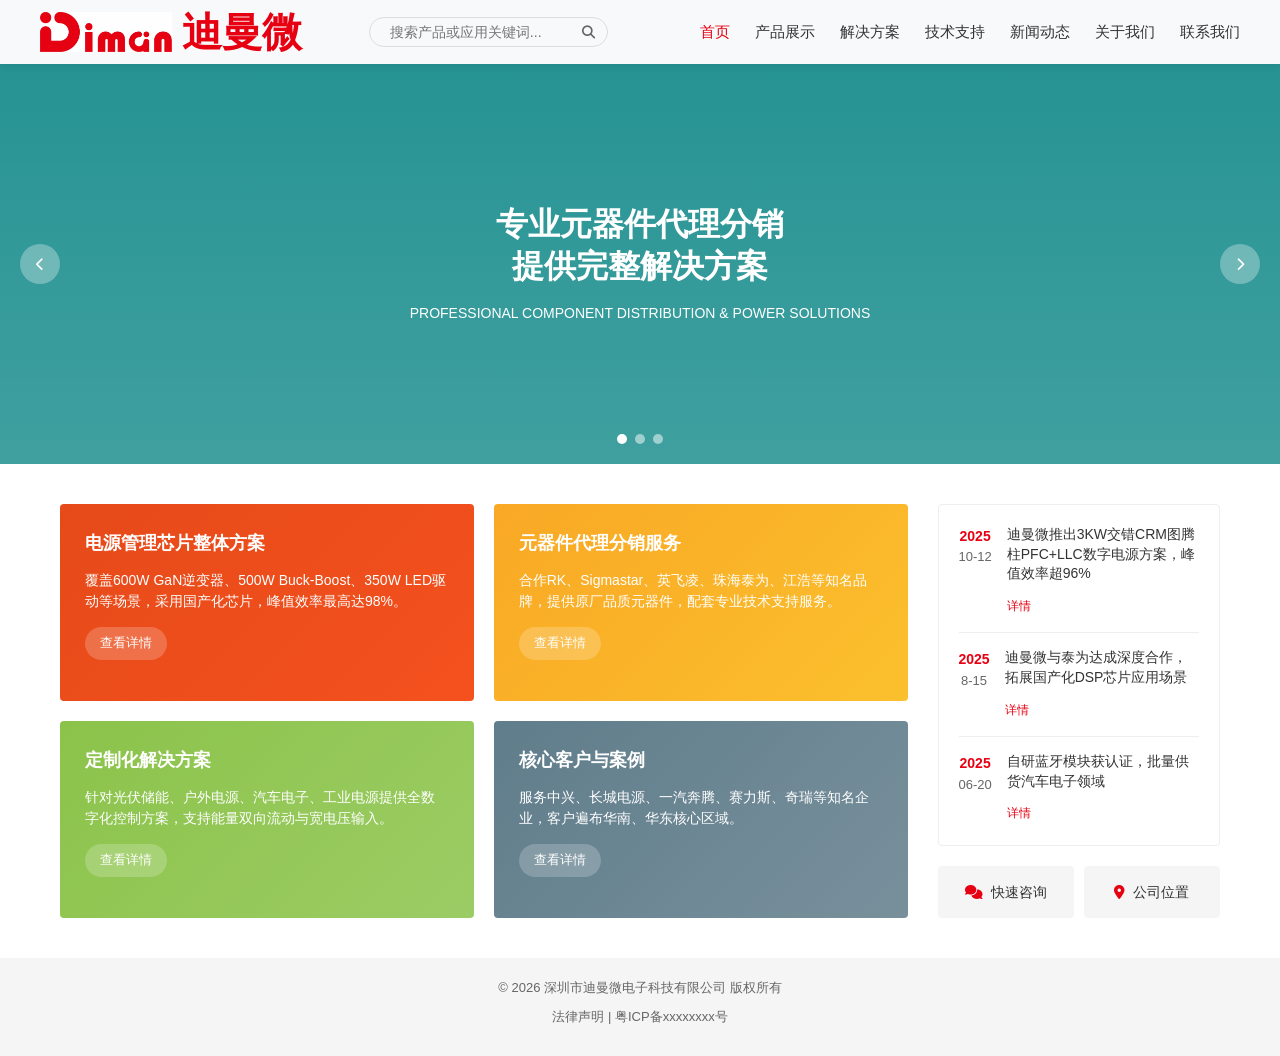
<file: index.html>
<!DOCTYPE html>
<html lang="zh-CN">
<head>
    <meta charset="UTF-8">
    <meta name="viewport" content="width=device-width, initial-scale=1.0">
    <meta name="msvalidate.01" content="5E08EC190133BB04FF6517B22F7D5AEC" />
    <title>深圳市迪曼微电子科技有限公司 - 电子元器件解决方案</title>
    <link rel="stylesheet" href="style.css">
    <link rel="stylesheet" href="https://cdnjs.cloudflare.com/ajax/libs/font-awesome/6.4.0/css/all.min.css">
    <link rel="icon" type="image/x-icon" href="DMW LOGO.png">
</head>
<body>
    <!-- 顶部导航 -->
    <header>
        <div class="container header-container">
            <div class="logo">
                <img src="DMW LOGO.png" alt="迪曼微 Logo" style="height: 40px;">
                <div class="logo-text">
                    <h1>迪曼微</h1>
                </div>
            </div>
            <div class="search-box">
                <input type="text" placeholder="搜索产品或应用关键词...">
                <button><i class="fas fa-search"></i></button>
            </div>
            <nav>
                <ul>
                    <li><a href="index.html" class="active">首页</a></li>
                    <li><a href="products.html">产品展示</a></li>
                    <li><a href="solutions.html">解决方案</a></li>
                    <li><a href="support.html">技术支持</a></li>
                    <li><a href="news.html">新闻动态</a></li>
                    <li><a href="about.html">关于我们</a></li>
                    <li><a href="contact.html">联系我们</a></li>
                </ul>
            </nav>
            <button class="mobile-menu-btn">
                <i class="fas fa-bars"></i>
            </button>
        </div>
    </header>

    <!-- 轮播 Banner + 动态背景 -->
    <section class="hero-slider">
        <canvas id="tech-bg" class="tech-canvas"></canvas>
        <div class="slider-container">
            <div class="slide active" style="background: linear-gradient(rgba(0, 128, 128, 0.85), rgba(0, 128, 128, 0.75)), url('https://images.unsplash.com/photo-1558494949-ef010cbdcc31?ixlib=rb-4.0.3&auto=format&fit=crop&w=1470&q=80') center/cover no-repeat;">
                <div class="slide-content">
                    <h2>专业元器件代理分销<br>提供完整解决方案</h2>
                    <p>PROFESSIONAL COMPONENT DISTRIBUTION & POWER SOLUTIONS</p>
                </div>
            </div>
            <div class="slide" style="background: linear-gradient(rgba(0, 102, 204, 0.85), rgba(0, 102, 204, 0.75)), url('https://images.unsplash.com/photo-1581291518633-83b4ebd1d83e?ixlib=rb-4.0.3&auto=format&fit=crop&w=1170&q=80') center/cover no-repeat;">
                <div class="slide-content">
                    <h2>国产化芯片方案<br>覆盖多领域高端电源应用</h2>
                    <p>DOMESTIC CHIP SOLUTIONS FOR HIGH-END POWER APPLICATIONS</p>
                </div>
            </div>
            <div class="slide" style="background: linear-gradient(rgba(153, 204, 0, 0.85), rgba(153, 204, 0, 0.75)), url('https://images.unsplash.com/photo-1620712943543-bcc4688e7485?ixlib=rb-4.0.3&auto=format&fit=crop&w=1170&q=80') center/cover no-repeat;">
                <div class="slide-content">
                    <h2>诚信·团队·专业·创新<br>服务知名企业客户</h2>
                    <p>INTEGRITY · TEAM · PROFESSIONALISM · INNOVATION</p>
                </div>
            </div>
        </div>
        <div class="slider-controls">
            <button class="slider-prev"><i class="fas fa-chevron-left"></i></button>
            <button class="slider-next"><i class="fas fa-chevron-right"></i></button>
        </div>
        <div class="slider-dots"></div>
    </section>

    <!-- 内容区块 -->
    <section class="content-grid">
        <div class="container">
            <div class="grid-left">
                <div class="card card-red">
                    <h3>电源管理芯片整体方案</h3>
                    <p>覆盖600W GaN逆变器、500W Buck-Boost、350W LED驱动等场景，采用国产化芯片，峰值效率最高达98%。</p>
                    <a href="products.html" class="card-btn">查看详情</a>
                </div>
                <div class="card card-orange">
                    <h3>元器件代理分销服务</h3>
                    <p>合作RK、Sigmastar、英飞凌、珠海泰为、江浩等知名品牌，提供原厂品质元器件，配套专业技术支持服务。</p>
                    <a href="products.html" class="card-btn">查看详情</a>
                </div>
                <div class="card card-green">
                    <h3>定制化解决方案</h3>
                    <p>针对光伏储能、户外电源、汽车电子、工业电源提供全数字化控制方案，支持能量双向流动与宽电压输入。</p>
                    <a href="solutions.html" class="card-btn">查看详情</a>
                </div>
                <div class="card card-blue">
                    <h3>核心客户与案例</h3>
                    <p>服务中兴、长城电源、一汽奔腾、赛力斯、奇瑞等知名企业，客户遍布华南、华东核心区域。</p>
                    <a href="about.html" class="card-btn">查看详情</a>
                </div>
            </div>
            <div class="grid-right">
                <div class="news-timeline">
                    <div class="news-item">
                        <div class="news-date"><span class="year">2025</span><span class="day">10-12</span></div>
                        <div class="news-content">
                            <p>迪曼微推出3KW交错CRM图腾柱PFC+LLC数字电源方案，峰值效率超96%</p>
                            <a href="#" class="news-detail">详情</a>
                        </div>
                    </div>
                    <div class="news-item">
                        <div class="news-date"><span class="year">2025</span><span class="day">8-15</span></div>
                        <div class="news-content">
                            <p>迪曼微与泰为达成深度合作，拓展国产化DSP芯片应用场景</p>
                            <a href="#" class="news-detail">详情</a>
                        </div>
                    </div>
                    <div class="news-item">
                        <div class="news-date"><span class="year">2025</span><span class="day">06-20</span></div>
                        <div class="news-content">
                            <p>自研蓝牙模块获认证，批量供货汽车电子领域</p>
                            <a href="#" class="news-detail">详情</a>
                        </div>
                    </div>
                </div>
                <div class="quick-links">
                    <a href="contact.html" class="quick-link"><i class="fas fa-comments"></i> 快速咨询</a>
                    <a href="contact.html" class="quick-link"><i class="fas fa-map-marker-alt"></i> 公司位置</a>
                </div>
            </div>
        </div>
    </section>

    <!-- 页脚 -->
    <footer>
        <div class="container">
            <p>© 2026 深圳市迪曼微电子科技有限公司 版权所有</p>
            <p>法律声明 | 粤ICP备xxxxxxxx号</p>
        </div>
    </footer>

    <script src="script.js"></script>
</body>
</html>
</file>
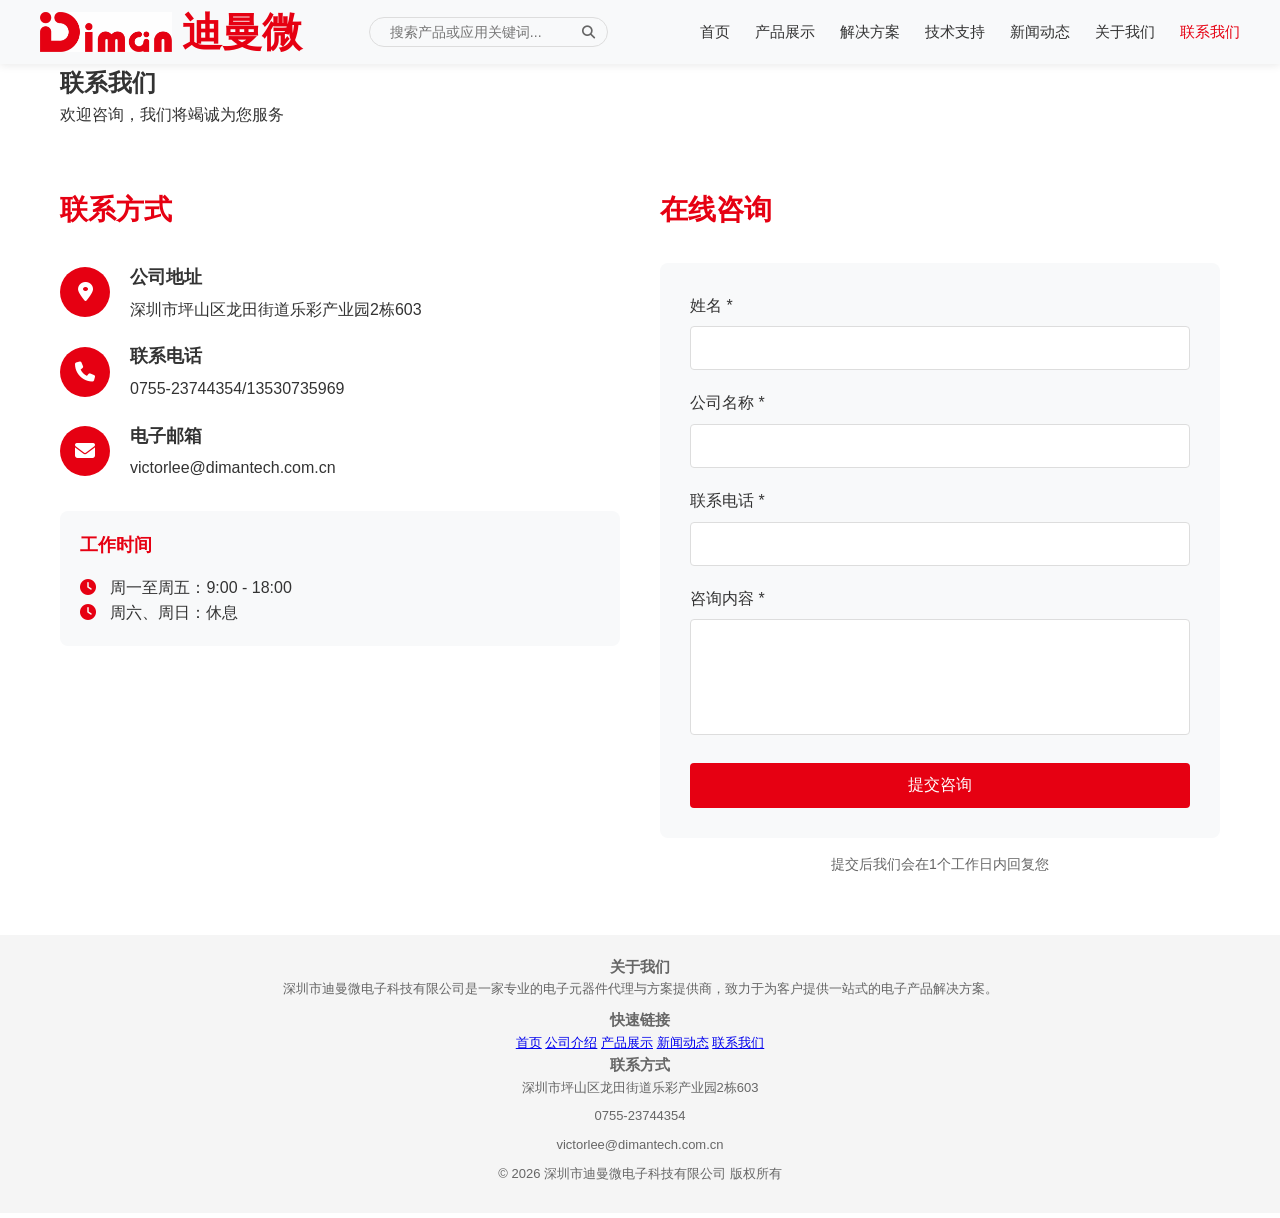
<file: contact.html>
<!DOCTYPE html>
<html lang="zh-CN">
<head>
    <meta charset="UTF-8">
    <meta name="viewport" content="width=device-width, initial-scale=1.0">
    <title>联系我们 - 深圳市迪曼微电子科技有限公司</title>
    <link rel="stylesheet" href="style.css">
    <link rel="stylesheet" href="https://cdnjs.cloudflare.com/ajax/libs/font-awesome/6.4.0/css/all.min.css">
    <link rel="icon" type="image/x-icon" href="DMW LOGO.png">
</head>
<body>
    <header>
        <div class="container header-container">
            <div class="logo">
                <img src="DMW LOGO.png" alt="迪曼微 Logo" style="height: 40px;">
                <div class="logo-text">
                    <h1>迪曼微</h1>
                </div>
            </div>
            <div class="search-box">
                <input type="text" placeholder="搜索产品或应用关键词...">
                <button><i class="fas fa-search"></i></button>
            </div>
            <nav>
                <ul>
                    <li><a href="index.html">首页</a></li>
                    <li><a href="products.html">产品展示</a></li>
                    <li><a href="solutions.html">解决方案</a></li>
                    <li><a href="support.html">技术支持</a></li>
                    <li><a href="news.html">新闻动态</a></li>
                    <li><a href="about.html">关于我们</a></li>
                    <li><a href="contact.html" class="active">联系我们</a></li>
                </ul>
            </nav>
            <button class="mobile-menu-btn">
                <i class="fas fa-bars"></i>
            </button>
        </div>
    </header>

    <section class="page-header">
        <div class="container">
            <h1>联系我们</h1>
            <p>欢迎咨询，我们将竭诚为您服务</p>
        </div>
    </section>

    <section style="padding: 60px 0;">
        <div class="container">
            <div style="display: grid; grid-template-columns: 1fr 1fr; gap: 40px;">
                <div>
                    <h2 style="font-size: 28px; color: #E60012; margin-bottom: 30px;">联系方式</h2>
                    <div style="margin-bottom: 30px;">
                        <div style="display: flex; align-items: center; margin-bottom: 20px;">
                            <div style="width: 50px; height: 50px; background-color: #E60012; border-radius: 50%; display: flex; align-items: center; justify-content: center; flex-shrink: 0;">
                                <i class="fas fa-map-marker-alt" style="color: white; font-size: 20px;"></i>
                            </div>
                            <div style="margin-left: 20px;">
                                <h3 style="font-size: 18px; margin-bottom: 5px;">公司地址</h3>
                                <p>深圳市坪山区龙田街道乐彩产业园2栋603</p>
                            </div>
                        </div>
                        <div style="display: flex; align-items: center; margin-bottom: 20px;">
                            <div style="width: 50px; height: 50px; background-color: #E60012; border-radius: 50%; display: flex; align-items: center; justify-content: center; flex-shrink: 0;">
                                <i class="fas fa-phone" style="color: white; font-size: 20px;"></i>
                            </div>
                            <div style="margin-left: 20px;">
                                <h3 style="font-size: 18px; margin-bottom: 5px;">联系电话</h3>
                                <p>0755-23744354/13530735969</p>
                            </div>
                        </div>
                        <div style="display: flex; align-items: center;">
                            <div style="width: 50px; height: 50px; background-color: #E60012; border-radius: 50%; display: flex; align-items: center; justify-content: center; flex-shrink: 0;">
                                <i class="fas fa-envelope" style="color: white; font-size: 20px;"></i>
                            </div>
                            <div style="margin-left: 20px;">
                                <h3 style="font-size: 18px; margin-bottom: 5px;">电子邮箱</h3>
                                <p>victorlee@dimantech.com.cn</p>
                            </div>
                        </div>
                    </div>
                    <div style="background-color: #f8f9fa; padding: 20px; border-radius: 8px;">
                        <h3 style="font-size: 18px; margin-bottom: 15px; color: #E60012;">工作时间</h3>
                        <p><i class="fas fa-clock" style="margin-right: 10px; color: #E60012;"></i> 周一至周五：9:00 - 18:00</p>
                        <p><i class="fas fa-clock" style="margin-right: 10px; color: #E60012;"></i> 周六、周日：休息</p>
                    </div>
                </div>
                <div>
                    <h2 style="font-size: 28px; color: #E60012; margin-bottom: 30px;">在线咨询</h2>
                    <form action="https://formspree.io/f/xpznlqgy" method="POST" style="background-color: #f8f9fa; padding: 30px; border-radius: 8px;">
                        <input type="hidden" name="_to" value="victorlee@dimantech.com.cn">
                        <input type="hidden" name="_subject" value="【迪曼微电子】官网在线咨询">
                        <input type="text" name="_gotcha" style="display:none;">

                        <div class="form-group" style="margin-bottom: 20px;">
                            <label style="display: block; margin-bottom: 8px; font-weight: 500;">姓名 *</label>
                            <input type="text" name="name" required style="width: 100%; padding: 12px; border: 1px solid #ddd; border-radius: 4px; font-size: 16px;">
                        </div>
                        <div class="form-group" style="margin-bottom: 20px;">
                            <label style="display: block; margin-bottom: 8px; font-weight: 500;">公司名称 *</label>
                            <input type="text" name="company" required style="width: 100%; padding: 12px; border: 1px solid #ddd; border-radius: 4px; font-size: 16px;">
                        </div>
                        <div class="form-group" style="margin-bottom: 20px;">
                            <label style="display: block; margin-bottom: 8px; font-weight: 500;">联系电话 *</label>
                            <input type="tel" name="phone" required style="width: 100%; padding: 12px; border: 1px solid #ddd; border-radius: 4px; font-size: 16px;">
                        </div>
                        <div class="form-group" style="margin-bottom: 20px;">
                            <label style="display: block; margin-bottom: 8px; font-weight: 500;">咨询内容 *</label>
                            <textarea name="message" rows="5" required style="width: 100%; padding: 12px; border: 1px solid #ddd; border-radius: 4px; font-size: 16px; resize: none;"></textarea>
                        </div>
                        <button type="submit" style="width: 100%; padding: 12px; background-color: #E60012; color: #fff; border: none; border-radius: 4px; font-size: 16px; cursor: pointer;">提交咨询</button>
                    </form>
                    <p style="margin-top: 15px; font-size: 14px; color: #666; text-align: center;">提交后我们会在1个工作日内回复您</p>
                </div>
            </div>
        </div>
    </section>

    <footer>
        <div class="container">
            <div class="footer-content">
                <div class="footer-section">
                    <h3>关于我们</h3>
                    <p>深圳市迪曼微电子科技有限公司是一家专业的电子元器件代理与方案提供商，致力于为客户提供一站式的电子产品解决方案。</p>
                </div>
                <div class="footer-section">
                    <h3>快速链接</h3>
                    <a href="index.html">首页</a>
                    <a href="about.html">公司介绍</a>
                    <a href="products.html">产品展示</a>
                    <a href="news.html">新闻动态</a>
                    <a href="contact.html">联系我们</a>
                </div>
                <div class="footer-section">
                    <h3>联系方式</h3>
                    <p>深圳市坪山区龙田街道乐彩产业园2栋603</p>
                    <p>0755-23744354</p>
                    <p>victorlee@dimantech.com.cn</p>
                </div>
            </div>
            <div class="copyright">
                <p>© 2026 深圳市迪曼微电子科技有限公司 版权所有</p>
            </div>
        </div>
    </footer>
    <script src="script.js"></script>
</body>
</html>
</file>
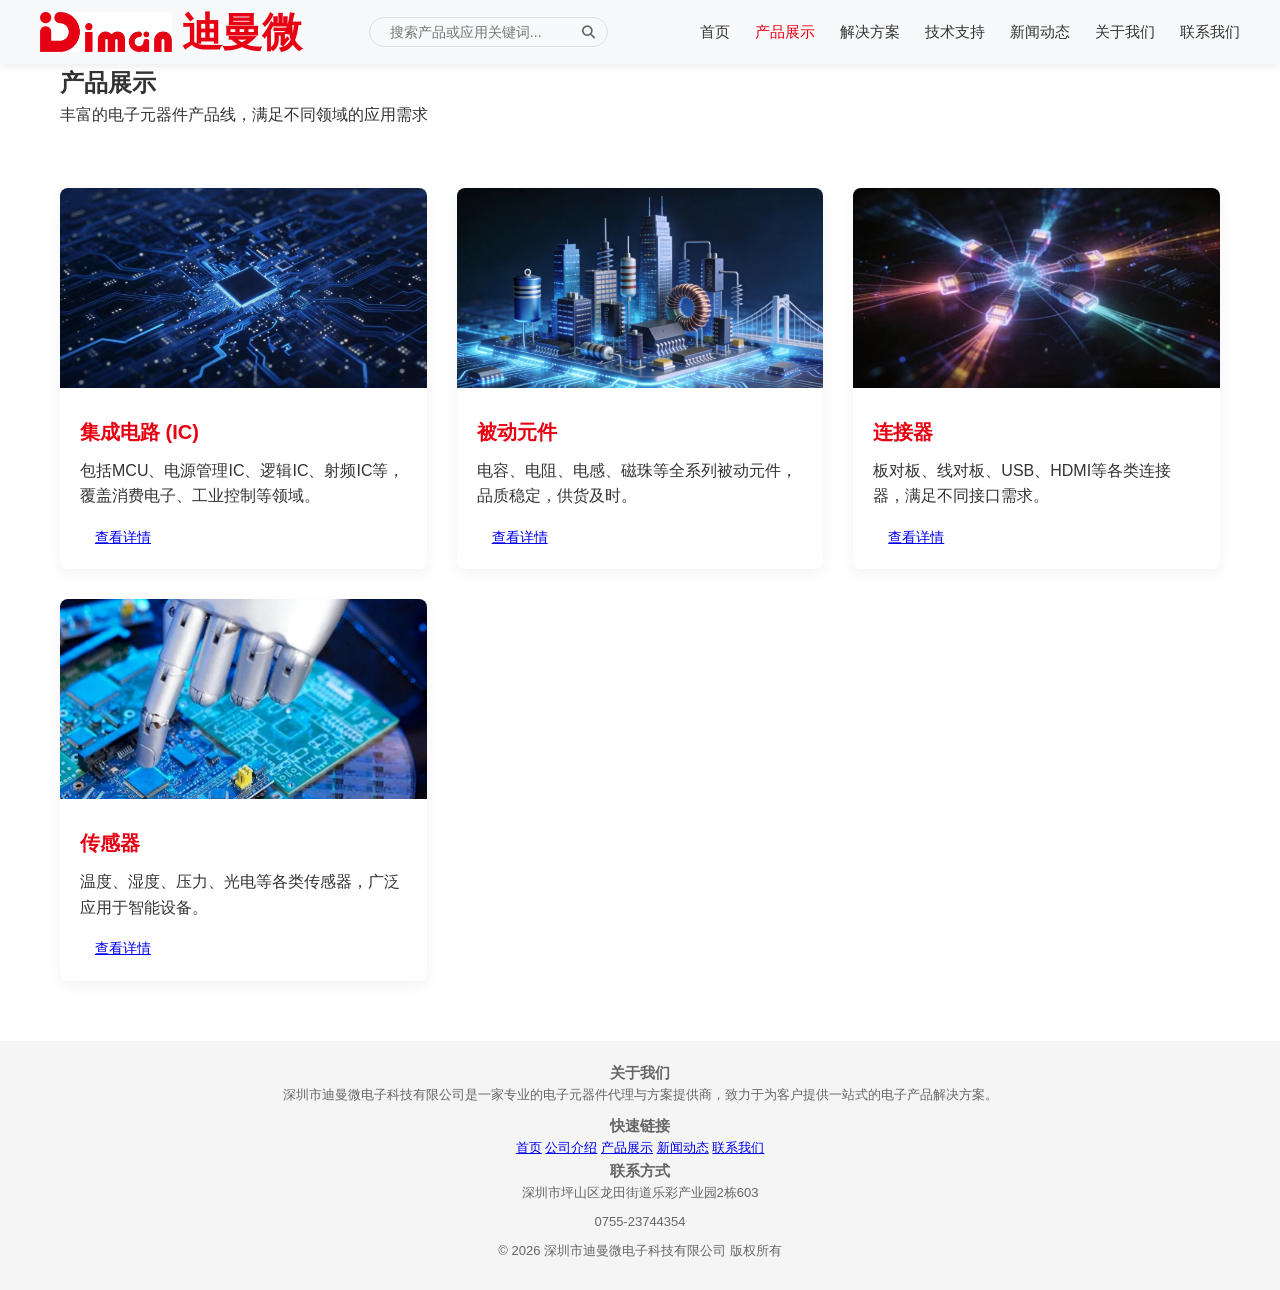
<file: products.html>
<!DOCTYPE html>
<html lang="zh-CN">
<head>
    <meta charset="UTF-8">
    <meta name="viewport" content="width=device-width, initial-scale=1.0">
    <title>产品展示 - 深圳市迪曼微电子科技有限公司</title>
    <link rel="stylesheet" href="style.css">
    <link rel="stylesheet" href="https://cdnjs.cloudflare.com/ajax/libs/font-awesome/6.4.0/css/all.min.css">
    <link rel="icon" type="image/x-icon" href="DMW LOGO.png">
</head>
<body>
    <header>
        <div class="container header-container">
            <div class="logo">
                <img src="DMW LOGO.png" alt="迪曼微 Logo" style="height: 40px;">
                <div class="logo-text">
                    <h1>迪曼微</h1>
                </div>
            </div>
            <div class="search-box">
                <input type="text" placeholder="搜索产品或应用关键词...">
                <button><i class="fas fa-search"></i></button>
            </div>
            <nav>
                <ul>
                    <li><a href="index.html">首页</a></li>
                    <li><a href="products.html" class="active">产品展示</a></li>
                    <li><a href="solutions.html">解决方案</a></li>
                    <li><a href="support.html">技术支持</a></li>
                    <li><a href="news.html">新闻动态</a></li>
                    <li><a href="about.html">关于我们</a></li>
                    <li><a href="contact.html">联系我们</a></li>
                </ul>
            </nav>
            <button class="mobile-menu-btn">
                <i class="fas fa-bars"></i>
            </button>
        </div>
    </header>
    <section class="page-header">
        <div class="container">
            <h1>产品展示</h1>
            <p>丰富的电子元器件产品线，满足不同领域的应用需求</p>
        </div>
    </section>

    <section style="padding: 60px 0;">
        <div class="container">
            <div style="display: grid; grid-template-columns: repeat(auto-fit, minmax(300px, 1fr)); gap: 30px;">
                <div style="border-radius: 8px; overflow: hidden; box-shadow: 0 5px 15px rgba(0,0,0,0.05); transition: transform 0.3s;">
                    <img src="product-01.jpg" alt="集成电路" style="width: 100%; height: 200px; object-fit: cover;">
                    <div style="padding: 20px;">
                        <h3 style="font-size: 20px; color: #E60012; margin-bottom: 10px;">集成电路 (IC)</h3>
                        <p style="margin-bottom: 15px;">包括MCU、电源管理IC、逻辑IC、射频IC等，覆盖消费电子、工业控制等领域。</p>
                        <a href="#" class="btn" style="padding: 8px 15px; font-size: 14px;">查看详情</a>
                    </div>
                </div>
                <div style="border-radius: 8px; overflow: hidden; box-shadow: 0 5px 15px rgba(0,0,0,0.05); transition: transform 0.3s;">
                    <img src="product-02.png" alt="被动元件" style="width: 100%; height: 200px; object-fit: cover;">
                    <div style="padding: 20px;">
                        <h3 style="font-size: 20px; color: #E60012; margin-bottom: 10px;">被动元件</h3>
                        <p style="margin-bottom: 15px;">电容、电阻、电感、磁珠等全系列被动元件，品质稳定，供货及时。</p>
                        <a href="#" class="btn" style="padding: 8px 15px; font-size: 14px;">查看详情</a>
                    </div>
                </div>
                <div style="border-radius: 8px; overflow: hidden; box-shadow: 0 5px 15px rgba(0,0,0,0.05); transition: transform 0.3s;">
                    <img src="product-03.jpg" alt="连接器" style="width: 100%; height: 200px; object-fit: cover;">
                    <div style="padding: 20px;">
                        <h3 style="font-size: 20px; color: #E60012; margin-bottom: 10px;">连接器</h3>
                        <p style="margin-bottom: 15px;">板对板、线对板、USB、HDMI等各类连接器，满足不同接口需求。</p>
                        <a href="#" class="btn" style="padding: 8px 15px; font-size: 14px;">查看详情</a>
                    </div>
                </div>
                <div style="border-radius: 8px; overflow: hidden; box-shadow: 0 5px 15px rgba(0,0,0,0.05); transition: transform 0.3s;">
                    <img src="product-04.jpg" alt="传感器" style="width: 100%; height: 200px; object-fit: cover;">
                    <div style="padding: 20px;">
                        <h3 style="font-size: 20px; color: #E60012; margin-bottom: 10px;">传感器</h3>
                        <p style="margin-bottom: 15px;">温度、湿度、压力、光电等各类传感器，广泛应用于智能设备。</p>
                        <a href="#" class="btn" style="padding: 8px 15px; font-size: 14px;">查看详情</a>
                    </div>
                </div>
            </div>
        </div>
    </section>

    <footer>
        <div class="container">
            <div class="footer-content">
                <div class="footer-section">
                    <h3>关于我们</h3>
                    <p>深圳市迪曼微电子科技有限公司是一家专业的电子元器件代理与方案提供商，致力于为客户提供一站式的电子产品解决方案。</p>
                </div>
                <div class="footer-section">
                    <h3>快速链接</h3>
                    <a href="index.html">首页</a>
                    <a href="about.html">公司介绍</a>
                    <a href="products.html">产品展示</a>
                    <a href="news.html">新闻动态</a>
                    <a href="contact.html">联系我们</a>
                </div>
                <div class="footer-section">
                    <h3>联系方式</h3>
                    <p>深圳市坪山区龙田街道乐彩产业园2栋603</p>
                    <p>0755-23744354</p>
                </div>
            </div>
            <div class="copyright">
                <p>© 2026 深圳市迪曼微电子科技有限公司 版权所有</p>
            </div>
        </div>
    </footer>
    <script src="script.js"></script>
</body>
</html>
</file>
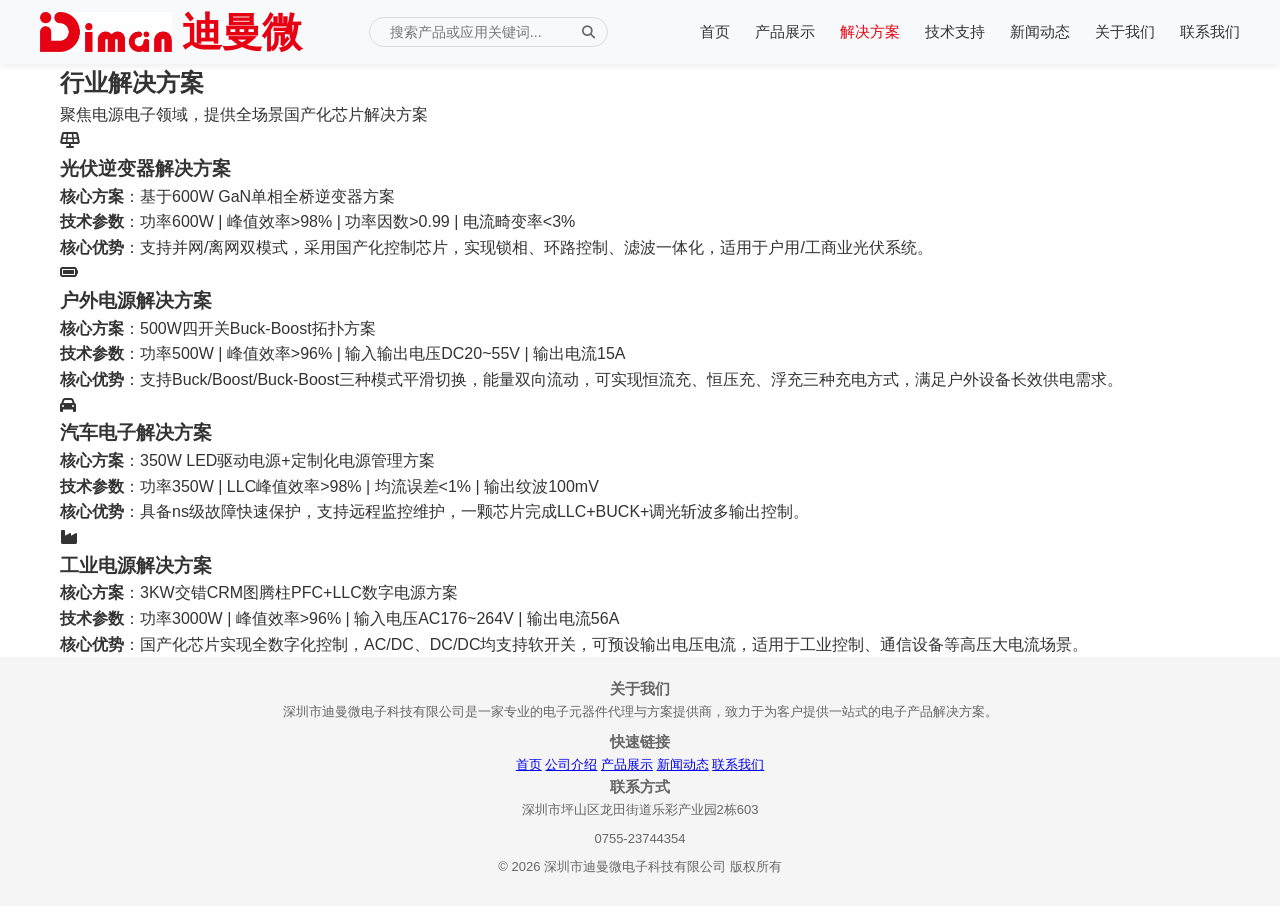
<file: solutions.html>
<!DOCTYPE html>
<html lang="zh-CN">
<head>
    <meta charset="UTF-8">
    <meta name="viewport" content="width=device-width, initial-scale=1.0">
    <title>解决方案 - 深圳市迪曼微电子科技有限公司</title>
    <link rel="stylesheet" href="style.css">
    <link rel="stylesheet" href="https://cdnjs.cloudflare.com/ajax/libs/font-awesome/6.4.0/css/all.min.css">
    <link rel="icon" type="image/x-icon" href="DMW LOGO.png">
</head>
<body>
    <!-- 顶部导航（和首页一致） -->
    <header>
        <div class="container header-container">
            <div class="logo">
                <img src="DMW LOGO.png" alt="迪曼微 Logo" style="height: 40px;">
                <div class="logo-text">
                    <h1>迪曼微</h1>
                </div>
            </div>
            <div class="search-box">
                <input type="text" placeholder="搜索产品或应用关键词...">
                <button><i class="fas fa-search"></i></button>
            </div>
            <nav>
                <ul>
                    <li><a href="index.html">首页</a></li>
                    <li><a href="products.html">产品展示</a></li>
                    <li><a href="solutions.html" class="active">解决方案</a></li>
                    <li><a href="support.html">技术支持</a></li>
                    <li><a href="news.html">新闻动态</a></li>
                    <li><a href="about.html">关于我们</a></li>
                    <li><a href="contact.html">联系我们</a></li>
                </ul>
            </nav>
            <button class="mobile-menu-btn">
                <i class="fas fa-bars"></i>
            </button>
        </div>
    </header>
    <!-- 解决方案页内容 -->
    <section class="solutions-banner">
        <div class="container">
            <h2>行业解决方案</h2>
            <p>聚焦电源电子领域，提供全场景国产化芯片解决方案</p>
        </div>
    </section>

    <section class="solutions-content">
        <div class="container">
            <div class="solution-item">
                <div class="solution-header">
                    <i class="fas fa-solar-panel"></i>
                    <h3>光伏逆变器解决方案</h3>
                </div>
                <div class="solution-detail">
                    <p><strong>核心方案</strong>：基于600W GaN单相全桥逆变器方案</p>
                    <p><strong>技术参数</strong>：功率600W | 峰值效率>98% | 功率因数>0.99 | 电流畸变率<3%</p>
                    <p><strong>核心优势</strong>：支持并网/离网双模式，采用国产化控制芯片，实现锁相、环路控制、滤波一体化，适用于户用/工商业光伏系统。</p>
                </div>
            </div>

            <div class="solution-item">
                <div class="solution-header">
                    <i class="fas fa-battery-full"></i>
                    <h3>户外电源解决方案</h3>
                </div>
                <div class="solution-detail">
                    <p><strong>核心方案</strong>：500W四开关Buck-Boost拓扑方案</p>
                    <p><strong>技术参数</strong>：功率500W | 峰值效率>96% | 输入输出电压DC20~55V | 输出电流15A</p>
                    <p><strong>核心优势</strong>：支持Buck/Boost/Buck-Boost三种模式平滑切换，能量双向流动，可实现恒流充、恒压充、浮充三种充电方式，满足户外设备长效供电需求。</p>
                </div>
            </div>

            <div class="solution-item">
                <div class="solution-header">
                    <i class="fas fa-car"></i>
                    <h3>汽车电子解决方案</h3>
                </div>
                <div class="solution-detail">
                    <p><strong>核心方案</strong>：350W LED驱动电源+定制化电源管理方案</p>
                    <p><strong>技术参数</strong>：功率350W | LLC峰值效率>98% | 均流误差<1% | 输出纹波100mV</p>
                    <p><strong>核心优势</strong>：具备ns级故障快速保护，支持远程监控维护，一颗芯片完成LLC+BUCK+调光斩波多输出控制。</p>
                </div>
            </div>

            <div class="solution-item">
                <div class="solution-header">
                    <i class="fas fa-industry"></i>
                    <h3>工业电源解决方案</h3>
                </div>
                <div class="solution-detail">
                    <p><strong>核心方案</strong>：3KW交错CRM图腾柱PFC+LLC数字电源方案</p>
                    <p><strong>技术参数</strong>：功率3000W | 峰值效率>96% | 输入电压AC176~264V | 输出电流56A</p>
                    <p><strong>核心优势</strong>：国产化芯片实现全数字化控制，AC/DC、DC/DC均支持软开关，可预设输出电压电流，适用于工业控制、通信设备等高压大电流场景。</p>
                </div>
            </div>
        </div>
    </section>

     <footer>
        <div class="container">
            <div class="footer-content">
                <div class="footer-section">
                    <h3>关于我们</h3>
                    <p>深圳市迪曼微电子科技有限公司是一家专业的电子元器件代理与方案提供商，致力于为客户提供一站式的电子产品解决方案。</p>
                </div>
                <div class="footer-section">
                    <h3>快速链接</h3>
                    <a href="index.html">首页</a>
                    <a href="about.html">公司介绍</a>
                    <a href="products.html">产品展示</a>
                    <a href="news.html">新闻动态</a>
                    <a href="contact.html">联系我们</a>
                </div>
                <div class="footer-section">
                    <h3>联系方式</h3>
                    <p>深圳市坪山区龙田街道乐彩产业园2栋603</p>
                    <p>0755-23744354</p>
                </div>
            </div>
            <div class="copyright">
                <p>© 2026 深圳市迪曼微电子科技有限公司 版权所有</p>
            </div>
        </div>
    </footer>
    <script src="script.js"></script>
</body>
</html>
</file>
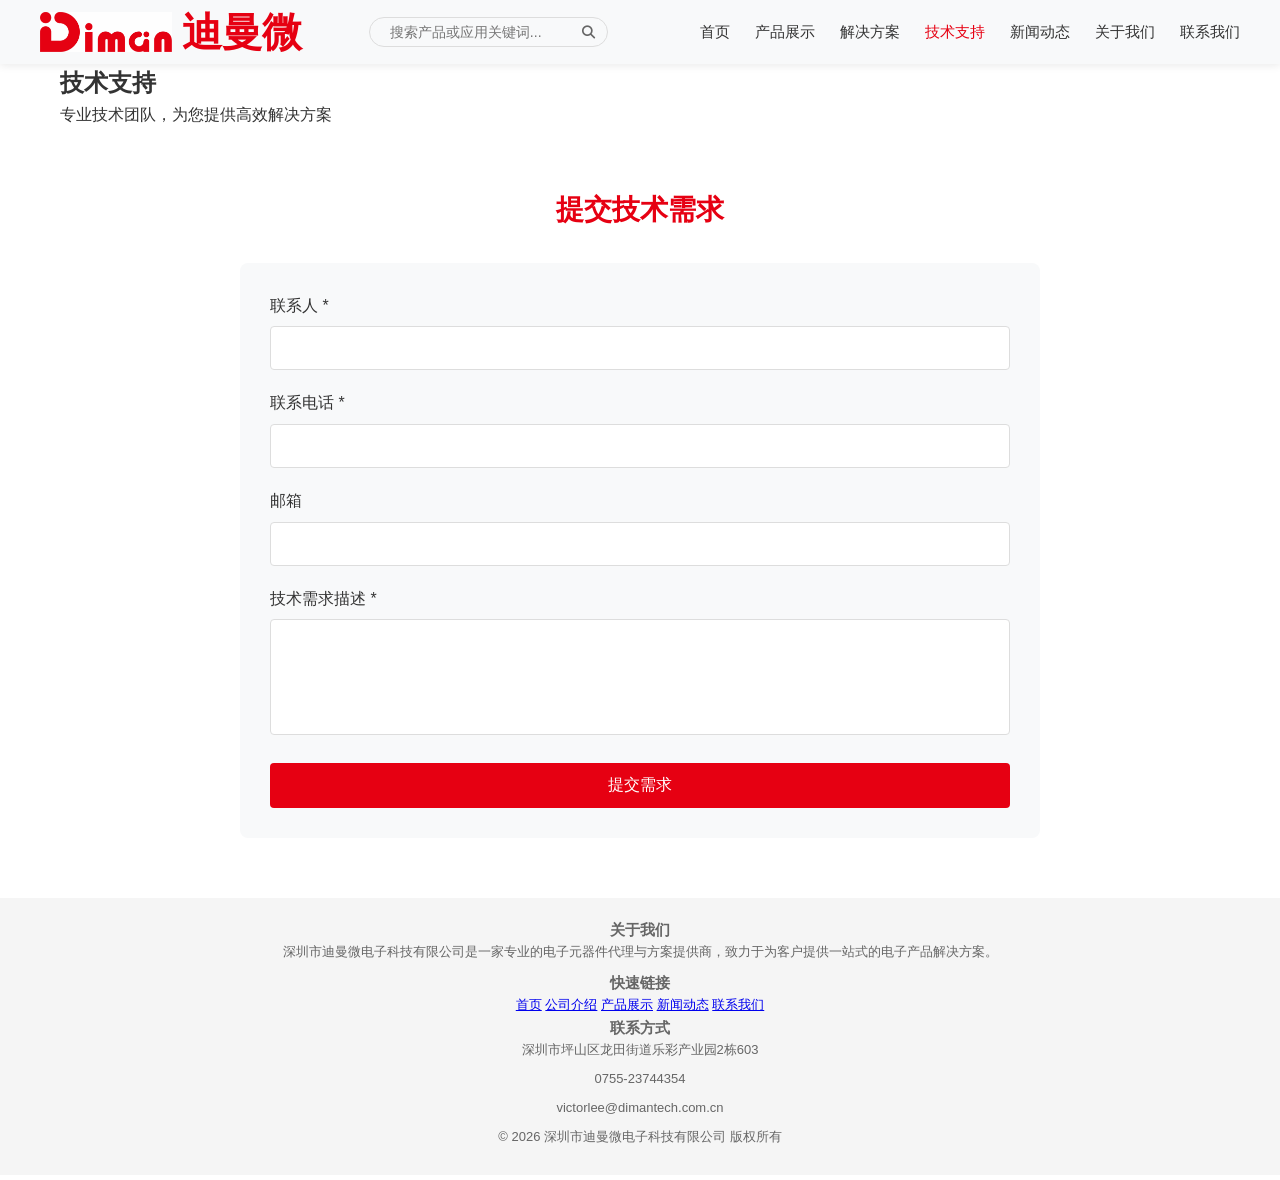
<file: support.html>
<!DOCTYPE html>
<html lang="zh-CN">
<head>
    <meta charset="UTF-8">
    <meta name="viewport" content="width=device-width, initial-scale=1.0">
    <title>技术支持 - 深圳市迪曼微电子科技有限公司</title>
    <link rel="stylesheet" href="style.css">
    <link rel="stylesheet" href="https://cdnjs.cloudflare.com/ajax/libs/font-awesome/6.4.0/css/all.min.css">
    <link rel="icon" type="image/x-icon" href="DMW LOGO.png">
</head>
<body>
    <header>
        <div class="container header-container">
            <div class="logo">
                <img src="DMW LOGO.png" alt="迪曼微 Logo" style="height: 40px;">
                <div class="logo-text">
                    <h1>迪曼微</h1>
                </div>
            </div>
            <div class="search-box">
                <input type="text" placeholder="搜索产品或应用关键词...">
                <button><i class="fas fa-search"></i></button>
            </div>
            <nav>
                <ul>
                    <li><a href="index.html">首页</a></li>
                    <li><a href="products.html">产品展示</a></li>
                    <li><a href="solutions.html">解决方案</a></li>
                    <li><a href="support.html" class="active">技术支持</a></li>
                    <li><a href="news.html">新闻动态</a></li>
                    <li><a href="about.html">关于我们</a></li>
                    <li><a href="contact.html">联系我们</a></li>
                </ul>
            </nav>
            <button class="mobile-menu-btn">
                <i class="fas fa-bars"></i>
            </button>
        </div>
    </header>

    <section class="page-header">
        <div class="container">
            <h1>技术支持</h1>
            <p>专业技术团队，为您提供高效解决方案</p>
        </div>
    </section>

    <section style="padding: 60px 0;">
        <div class="container">
            <div style="max-width: 800px; margin: 0 auto;">
                <h2 style="font-size: 28px; color: #E60012; margin-bottom: 30px; text-align: center;">提交技术需求</h2>
                <form action="https://formspree.io/f/xpznlqgy" method="POST" style="background-color: #f8f9fa; padding: 30px; border-radius: 8px;">
                    <input type="hidden" name="_to" value="victorlee@dimantech.com.cn">
                    <input type="hidden" name="_subject" value="【迪曼微电子】技术支持需求">
                    <input type="text" name="_gotcha" style="display:none;">

                    <div class="form-group" style="margin-bottom: 20px;">
                        <label style="display: block; margin-bottom: 8px; font-weight: 500;">联系人 *</label>
                        <input type="text" name="name" required style="width: 100%; padding: 12px; border: 1px solid #ddd; border-radius: 4px; font-size: 16px;">
                    </div>
                    <div class="form-group" style="margin-bottom: 20px;">
                        <label style="display: block; margin-bottom: 8px; font-weight: 500;">联系电话 *</label>
                        <input type="tel" name="phone" required style="width: 100%; padding: 12px; border: 1px solid #ddd; border-radius: 4px; font-size: 16px;">
                    </div>
                    <div class="form-group" style="margin-bottom: 20px;">
                        <label style="display: block; margin-bottom: 8px; font-weight: 500;">邮箱</label>
                        <input type="email" name="email" style="width: 100%; padding: 12px; border: 1px solid #ddd; border-radius: 4px; font-size: 16px;">
                    </div>
                    <div class="form-group" style="margin-bottom: 20px;">
                        <label style="display: block; margin-bottom: 8px; font-weight: 500;">技术需求描述 *</label>
                        <textarea name="demand" rows="5" required style="width: 100%; padding: 12px; border: 1px solid #ddd; border-radius: 4px; font-size: 16px; resize: none;"></textarea>
                    </div>
                    <button type="submit" style="width: 100%; padding: 12px; background-color: #E60012; color: #fff; border: none; border-radius: 4px; font-size: 16px; cursor: pointer;">提交需求</button>
                </form>
            </div>
        </div>
    </section>

    <footer>
        <div class="container">
            <div class="footer-content">
                <div class="footer-section">
                    <h3>关于我们</h3>
                    <p>深圳市迪曼微电子科技有限公司是一家专业的电子元器件代理与方案提供商，致力于为客户提供一站式的电子产品解决方案。</p>
                </div>
                <div class="footer-section">
                    <h3>快速链接</h3>
                    <a href="index.html">首页</a>
                    <a href="about.html">公司介绍</a>
                    <a href="products.html">产品展示</a>
                    <a href="news.html">新闻动态</a>
                    <a href="contact.html">联系我们</a>
                </div>
                <div class="footer-section">
                    <h3>联系方式</h3>
                    <p>深圳市坪山区龙田街道乐彩产业园2栋603</p>
                    <p>0755-23744354</p>
                    <p>victorlee@dimantech.com.cn</p>
                </div>
            </div>
            <div class="copyright">
                <p>© 2026 深圳市迪曼微电子科技有限公司 版权所有</p>
            </div>
        </div>
    </footer>
    <script src="script.js"></script>
</body>
</html>
</file>
<file: style.css>
* {
    margin: 0;
    padding: 0;
    box-sizing: border-box;
}

body {
    font-family: 'Segoe UI', 'Microsoft YaHei', sans-serif;
    line-height: 1.6;
    color: #333;
    background-color: #fff;
}

.container {
    width: 100%;
    max-width: 1200px;
    margin: 0 auto;
    padding: 0 20px;
}

/* 顶部导航 */
header {
    background: #f8f9fa;
    box-shadow: 0 2px 8px rgba(0,0,0,0.08);
    position: sticky;
    top: 0;
    z-index: 1000;
}

.header-container {
    display: flex;
    justify-content: space-between;
    align-items: center;
    padding: 12px 0;
}

.logo {
    display: flex;
    align-items: center;
    gap: 10px;
}

.logo-text h1 {
    font-size: 40px;
    color: #E60012;
    font-weight: bold;
    line-height: 1;
    margin: 0;
}

.search-box {
    display: flex;
    align-items: center;
    border: 1px solid #ddd;
    border-radius: 20px;
    padding: 6px 12px;
    margin: 0 20px;
}

.search-box input {
    border: none;
    outline: none;
    background: transparent;
    padding: 0 8px;
    font-size: 14px;
    width: 200px;
}

.search-box button {
    background: none;
    border: none;
    color: #666;
    cursor: pointer;
}

nav ul {
    display: flex;
    list-style: none;
}

nav ul li {
    margin-left: 25px;
}

nav ul li a {
    text-decoration: none;
    color: #333;
    font-weight: 500;
    font-size: 15px;
    transition: color 0.3s;
}

nav ul li a:hover,
nav ul li a.active {
    color: #E60012;
}

.mobile-menu-btn {
    display: none;
    background: none;
    border: none;
    font-size: 22px;
    cursor: pointer;
    color: #E60012;
}

/* 轮播 Banner + 动态背景 */
.hero-slider {
    position: relative;
    height: 400px;
    overflow: hidden;
}
.tech-canvas {
    position: absolute;
    top: 0;
    left: 0;
    width: 100%;
    height: 100%;
    z-index: 1;
    opacity: 0.7;
}
.slider-container {
    height: 100%;
}
.slide {
    position: absolute;
    top: 0;
    left: 0;
    width: 100%;
    height: 100%;
    opacity: 0;
    transition: opacity 0.8s ease;
    display: flex;
    align-items: center;
    justify-content: center;
    z-index: 2;
}
.slide.active {
    opacity: 1;
}
.slide-content {
    text-align: center;
    color: white;
    z-index: 3;
}
.slide-content h2 {
    font-size: 32px;
    margin-bottom: 15px;
    line-height: 1.3;
}
.slide-content p {
    font-size: 14px;
    line-height: 1.5;
}
.slider-controls {
    position: absolute;
    top: 50%;
    width: 100%;
    display: flex;
    justify-content: space-between;
    transform: translateY(-50%);
    padding: 0 20px;
    z-index: 3;
}
.slider-controls button {
    background: rgba(255,255,255,0.3);
    border: none;
    width: 40px;
    height: 40px;
    border-radius: 50%;
    color: white;
    cursor: pointer;
    transition: background 0.3s;
}
.slider-controls button:hover {
    background: rgba(255,255,255,0.5);
}
.slider-dots {
    position: absolute;
    bottom: 20px;
    left: 50%;
    transform: translateX(-50%);
    display: flex;
    gap: 8px;
    z-index: 3;
}
.slider-dots .dot {
    width: 10px;
    height: 10px;
    border-radius: 50%;
    background: rgba(255,255,255,0.5);
    cursor: pointer;
    transition: background 0.3s;
}
.slider-dots .dot.active {
    background: white;
}

/* 内容网格 */
.content-grid {
    padding: 40px 0;
}
.content-grid .container {
    display: grid;
    grid-template-columns: 3fr 1fr;
    gap: 30px;
}
.grid-left {
    display: grid;
    grid-template-columns: 1fr 1fr;
    gap: 20px;
}
.card {
    padding: 25px;
    border-radius: 4px;
    color: white;
    transition: transform 0.3s, box-shadow 0.3s;
}
.card:hover {
    transform: translateY(-5px);
    box-shadow: 0 8px 16px rgba(0,0,0,0.15);
}
.card-red {
    background: linear-gradient(135deg, #e64a19, #f4511e);
}
.card-orange {
    background: linear-gradient(135deg, #f9a825, #fbc02d);
}
.card-green {
    background: linear-gradient(135deg, #8bc34a, #9ccc65);
}
.card-blue {
    background: linear-gradient(135deg, #607d8b, #78909c);
}
.card h3 {
    font-size: 18px;
    margin-bottom: 12px;
}
.card p {
    font-size: 14px;
    margin-bottom: 15px;
    line-height: 1.5;
}
.card-btn {
    display: inline-block;
    background: rgba(255,255,255,0.2);
    color: white;
    padding: 6px 15px;
    border-radius: 20px;
    text-decoration: none;
    font-size: 13px;
    transition: background 0.3s;
}
.card-btn:hover {
    background: rgba(255,255,255,0.4);
}

/* 新闻时间轴 */
.news-timeline {
    background: white;
    border: 1px solid #eee;
    border-radius: 4px;
    padding: 20px;
    margin-bottom: 20px;
}
.news-item {
    display: flex;
    gap: 15px;
    padding-bottom: 15px;
    margin-bottom: 15px;
    border-bottom: 1px solid #eee;
}
.news-item:last-child {
    padding-bottom: 0;
    margin-bottom: 0;
    border-bottom: none;
}
.news-date {
    text-align: center;
    flex-shrink: 0;
}
.news-date .year {
    display: block;
    font-size: 14px;
    color: #E60012;
    font-weight: bold;
}
.news-date .day {
    display: block;
    font-size: 13px;
    color: #666;
}
.news-content p {
    font-size: 14px;
    margin-bottom: 8px;
    line-height: 1.4;
}
.news-detail {
    font-size: 12px;
    color: #E60012;
    text-decoration: none;
}

/* 快捷入口 */
.quick-links {
    display: grid;
    grid-template-columns: 1fr 1fr;
    gap: 10px;
}
.quick-link {
    display: flex;
    align-items: center;
    justify-content: center;
    padding: 15px;
    background: #f5f5f5;
    border-radius: 4px;
    text-decoration: none;
    color: #333;
    font-size: 14px;
    transition: background 0.3s;
}
.quick-link:hover {
    background: #e0e0e0;
}
.quick-link i {
    margin-right: 8px;
    color: #E60012;
}

/* 页脚 */
footer {
    background: #f5f5f5;
    padding: 20px 0;
    text-align: center;
    font-size: 13px;
    color: #666;
}
footer p {
    margin-bottom: 8px;
}

/* 响应式 */
@media (max-width: 992px) {
    .search-box {
        display: none;
    }
    nav {
        display: none;
        position: absolute;
        top: 60px;
        left: 0;
        width: 100%;
        background: #f8f9fa;
        padding: 15px;
        box-shadow: 0 4px 8px rgba(0,0,0,0.1);
    }
    nav ul {
        flex-direction: column;
    }
    nav ul li {
        margin: 8px 0;
    }
    .mobile-menu-btn {
        display: block;
    }
    .content-grid .container {
        grid-template-columns: 1fr;
    }
    .grid-left {
        grid-template-columns: 1fr;
    }
}
</file>
